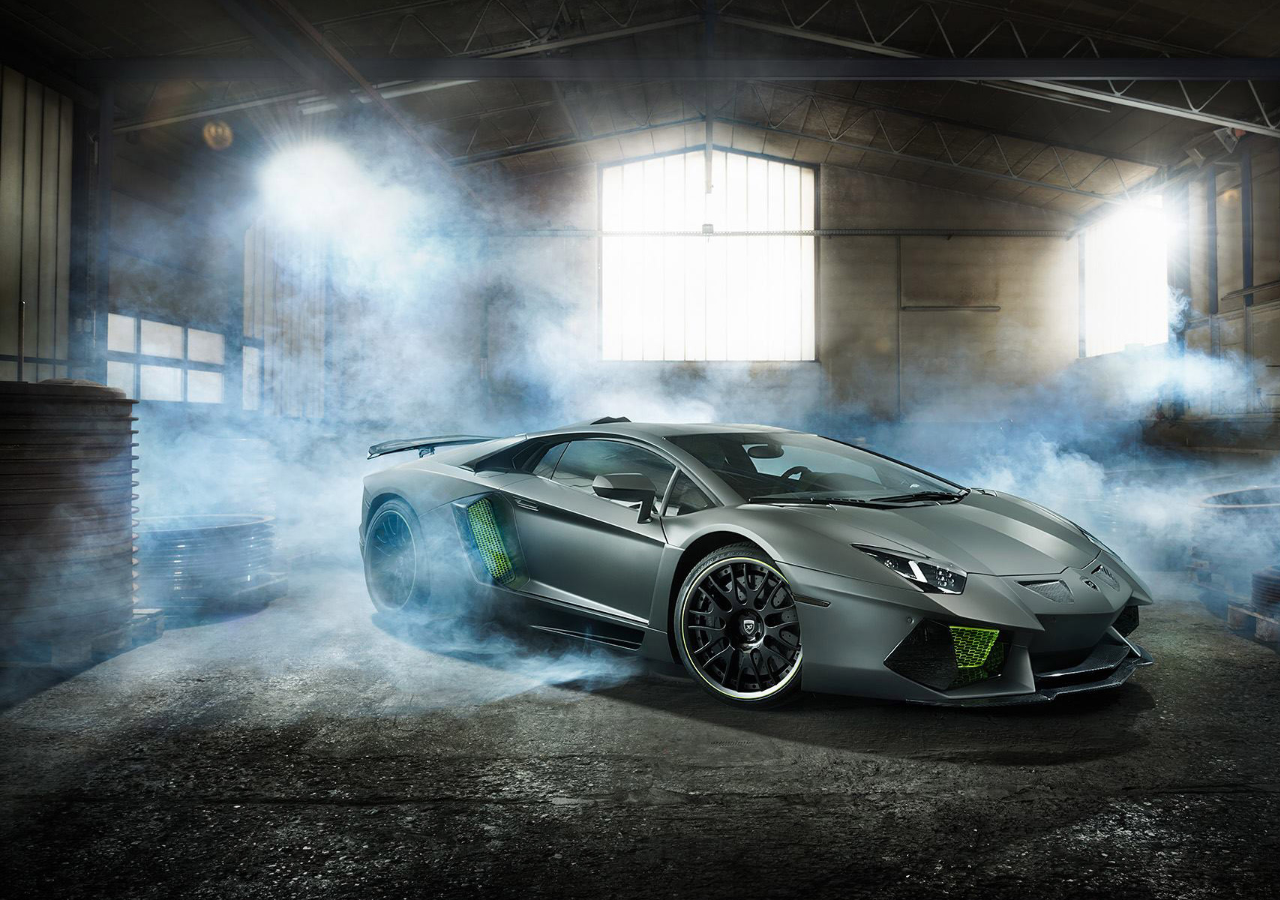
<file: assets/Water Ripples Effcet/index.html>
<!DOCTYPE html>
<html lang="en">

<head>
    <title>Starter Template · Bootstrap</title>
    <script src="https://ajax.googleapis.com/ajax/libs/jquery/3.5.1/jquery.min.js"></script>

  <link href="style.css" rel="stylesheet" type="text/css">
</head>

<body>

<div class="slider">
    
</div>     
    
   <script src="jquery.ripples-min.js"></script>
 
 <script src="main.js"></script>
</body>
</html>
</file>
<file: assets/Water Ripples Effcet/style.css>
body{
    padding: 0;
    margin: 0;
}
.slider{
    background-image: url(slide5.jpg);
    background-size: cover;
    background-repeat: no-repeat;
    height: 100vh;
}
</file>
